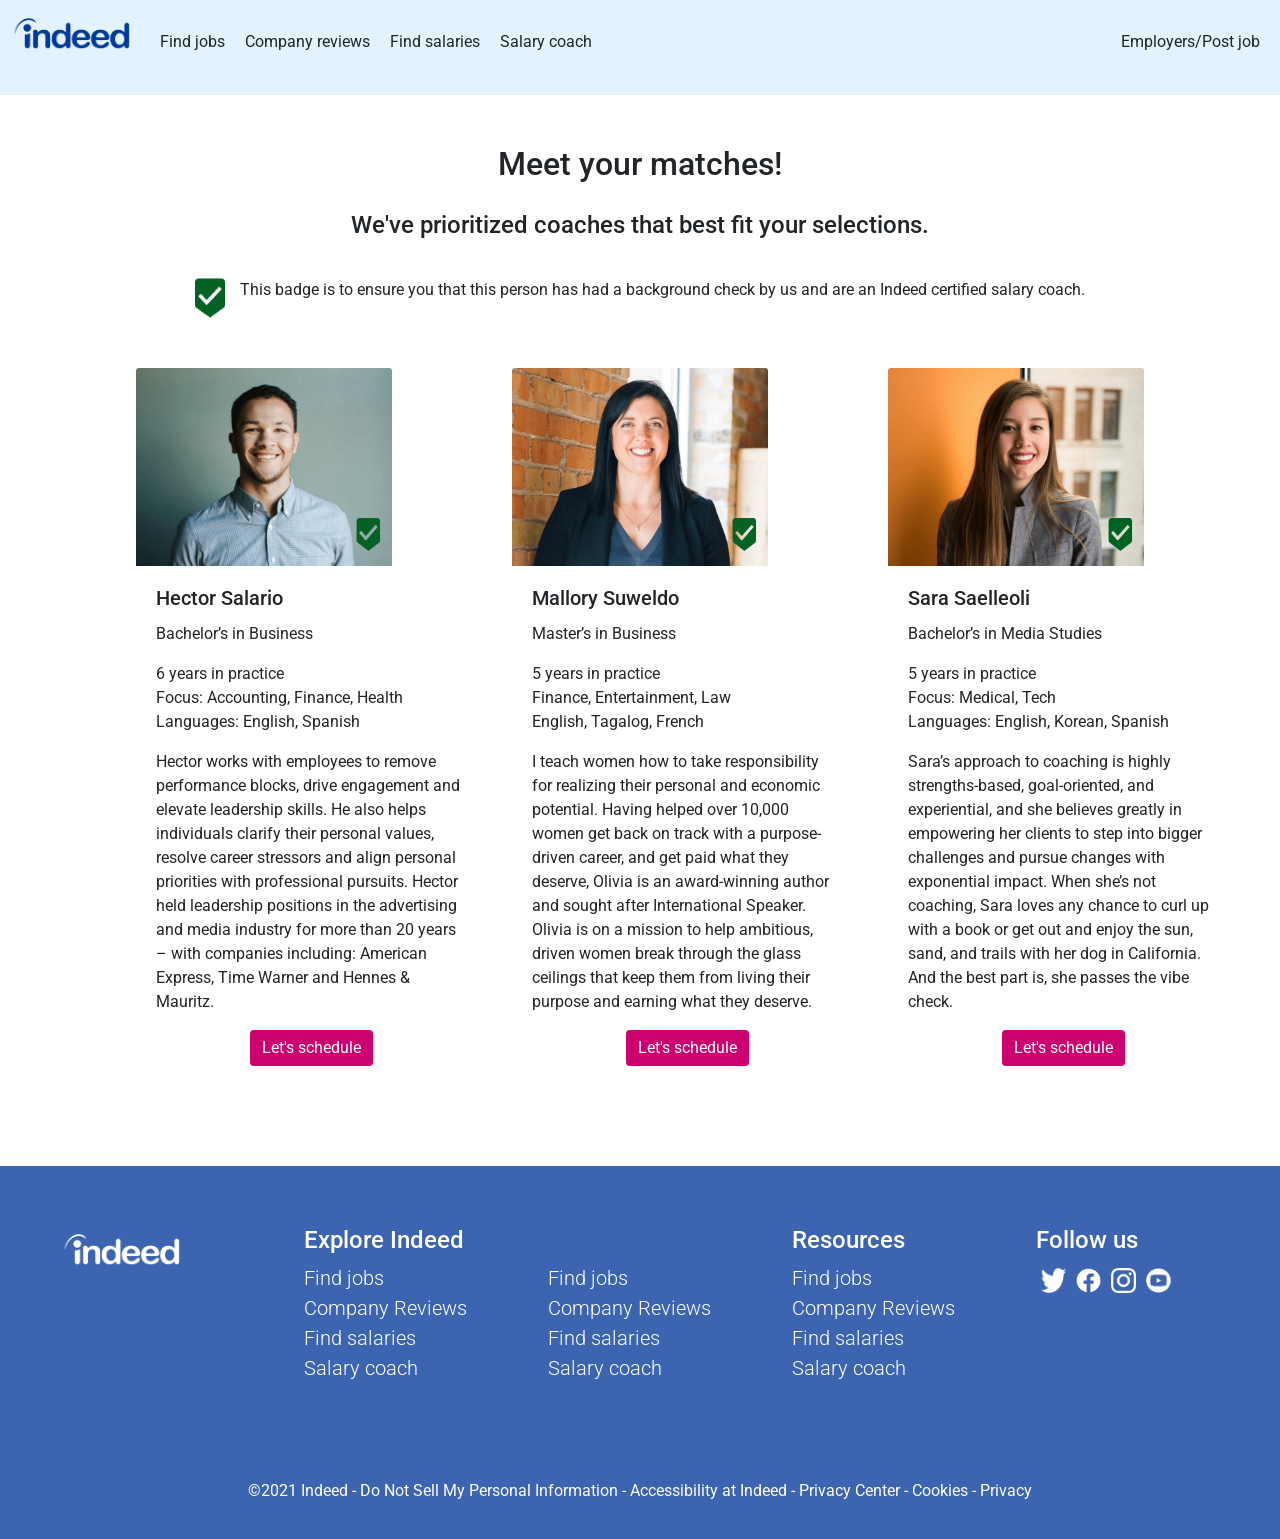
<file: index.html>
<!DOCTYPE html>
<html lang="en"></html>
<head>
    <!-- Global site tag (gtag.js) - Google Analytics -->
<script async src="https://www.googletagmanager.com/gtag/js?id=G-GCWVD6XJMP"></script>
<script>
  window.dataLayer = window.dataLayer || [];
  function gtag(){dataLayer.push(arguments);}
  gtag('js', new Date());

  gtag('config', 'G-GCWVD6XJMP');
</script>
    <!-- Hotjar Tracking Code for https://yixiaoli06.github.io/final-project-salary-coach-feature/ -->
<script>
    (function(h,o,t,j,a,r){
        h.hj=h.hj||function(){(h.hj.q=h.hj.q||[]).push(arguments)};
        h._hjSettings={hjid:2657916,hjsv:6};
        a=o.getElementsByTagName('head')[0];
        r=o.createElement('script');r.async=1;
        r.src=t+h._hjSettings.hjid+j+h._hjSettings.hjsv;
        a.appendChild(r);
    })(window,document,'https://static.hotjar.com/c/hotjar-','.js?sv=');
</script>
    <meta charset="UTF-8">
    <meta http-equiv="X-UA-Compatible" content="IE=edge">
    <meta name="viewport" content="width=device-width, initial-scale=1.0">
    <link rel="stylesheet" href="https://stackpath.bootstrapcdn.com/bootstrap/4.3.1/css/bootstrap.min.css" integrity="sha384-ggOyR0iXCbMQv3Xipma34MD+dH/1fQ784/j6cY/iJTQUOhcWr7x9JvoRxT2MZw1T" crossorigin="anonymous">
    <link rel="stylesheet" href="style.css">
    <link rel="preconnect" href="https://fonts.googleapis.com">
    <link rel="preconnect" href="https://fonts.gstatic.com" crossorigin>
    <link href="https://fonts.googleapis.com/css2?family=Roboto:ital,wght@0,100;1,100&display=swap" rel="stylesheet">
    <link rel="preconnect" href="https://fonts.googleapis.com">
    <link rel="preconnect" href="https://fonts.gstatic.com" crossorigin>
    <link href="https://fonts.googleapis.com/css2?family=Noto+Sans&display=swap" rel="stylesheet">

    <title>final-project-salary-meet-your-matches</title>
</head>
    <nav class="nav" style="background-color: #e3f2fd;">
        <ul class="ul">
            <li class="li" id="logo">
            <img src="images/Indeed_2021_Logo_RGB_Blue.png" style="width:130px; height:50px;" alt="indeed-logo-dark">
            </li>
            <li class="li">Find jobs
            </li>
            <li class="li">Company reviews
            </li>
            <li class="li">Find salaries
            </li>
            <li class="li">Salary coach
            </li>
            <li class="li" id="upper-right">Employers/Post job
            </li>
        </ul>
    </nav>
<body>

<section>
<h2>Meet your matches!</h2>
<h4>We've prioritized coaches that best fit your selections.</h4>
<div class="badge-description">
    <img src="images/badge-check.png" id="badge" style="width:30px; height:40px;" alt="verification-badge">
    <p>This badge is to ensure you that this person has had a background check by us and are an Indeed certified salary coach.</p>
</div>
<section>
<section>
    <div class="coach-selections">
        <div class="coach" style="width: 16rem;">
            <img src="images/coach-hector-badge.png" class="card-img-top" alt="hector">
            <div class="card-body">
                <h5 class="card-title">Hector Salario</h5>
                <p class="card-text">Bachelor’s in Business</p>
                <p class="card-text">6 years in practice<br>Focus: Accounting, Finance, Health<br>Languages: English, Spanish</p>
                <p class="card-text">Hector works with employees to remove performance blocks, drive engagement and elevate leadership skills. He also helps individuals clarify their personal values, resolve career stressors and align personal priorities with professional pursuits. Hector held leadership positions in the advertising and media industry for more than 20 years – with companies including: American Express, Time Warner and Hennes & Mauritz.</p>
                <div class="schedule-button">
                <a href="#" class="btn btn-primary">Let's schedule</a>
                </div>
            </div>
        </div>
        <div class="coach" style="width: 16rem;">
            <img src="images/coach-mallory-badge.png" class="card-img-top" alt="mallory">
            <div class="card-body">
                <h5 class="card-title">Mallory Suweldo</h5>
                <p class="card-text">Master’s in Business</p>
                <p class="card-text">5 years in practice<br>Finance, Entertainment, Law<br>English, Tagalog, French</p>
                <p class="card-text">I teach women how to take responsibility for realizing their personal and economic potential. Having helped over 10,000 women get back on track with a purpose-driven career, and get paid what they deserve, Olivia is an award-winning author and sought after International Speaker. Olivia is on a mission to help ambitious, driven women break through the glass ceilings that keep them from living their purpose and earning what they deserve. </p>
                <div class="schedule-button">
                <a href="https://yixiaoli06.github.io/final-project-salary-coach-selection-page/" class="btn btn-primary">Let's schedule</a>
                </div>
            </div>
        </div>
        <div class="coach" style="width: 16rem;">
            <img src="images/coach-sara-badge.png" class="card-img-top" alt="sara">
            <div class="card-body">
                <h5 class="card-title">Sara Saelleoli</h5>
                <p class="card-text">Bachelor’s in Media Studies</p>
                <p class="card-text">5 years in practice<br>Focus: Medical, Tech<br>Languages: English, Korean, Spanish</p>
                <p class="card-text">Sara’s approach to coaching is highly strengths-based, goal-oriented, and experiential, and she believes greatly in empowering her clients to step into bigger challenges and pursue changes with exponential impact. When she’s not coaching, Sara loves any chance to curl up with a book or get out and enjoy the sun, sand, and trails with her dog in California. And the best part is, she passes the vibe check.</p>
                <div class="schedule-button">
                <a href="#" class="btn btn-primary">Let's schedule</a>
                </div>
            </div>
        </div>
    </div>


    <div class="footer">
        <div class="light-logo">
            <img src="images/Indeed_2021_Logo_RGB_White.png" style="width:130px; height:50px;" alt="indeed-logo-light"> 
        </div>
        <div class="explore-indeed">
          <h4 id="footerheading">Explore Indeed</h4>
          <p class="lead">Find jobs<br>Company Reviews<br>Find salaries<br>Salary coach</p>
        </div>
        <div class="explore-indeed-cont">
            <h4 id="footerheading"><br></h4>
            <p class="lead">Find jobs<br>Company Reviews<br>Find salaries<br>Salary coach</p>
        </div>
        <div class="resources">
            <h4 id="footerheading">Resources</h4>
            <p class="lead">Find jobs<br>Company Reviews<br>Find salaries<br>Salary coach</p>
        </div>
        <div class="follow-us">
            <h4 id="footerheading">Follow us</h4>
            <div class="social-media">
                <div class="social-media-icons">
                  <img src="images/icon-twitter-white.png" style="width:25px; height:25px;" alt="twitter">
                </div>
                <div class="social-media-icons">
                  <img src="images/icon-facebook-white.png" style="width:25px; height:25px;" alt="facebook">
                </div>
                <div class="social-media-icons">
                  <img src="images/icon-instagram-white.png" style="width:25px; height:25px;" alt="instagram">
                </div>
                <div class="social-media-icons">
                  <img src="images/icon-youtube-white.png" style="width:25px; height:25px;" alt="youtube">
                </div>
            </div>
        </div>
      </div>
      <div class="copyright">
        <p id="textcopy">©2021 Indeed - Do Not Sell My Personal Information - Accessibility at Indeed - Privacy Center - Cookies - Privacy</p>
    </div>
</section>



        <script src="https://code.jquery.com/jquery-3.3.1.slim.min.js" integrity="sha384-q8i/X+965DzO0rT7abK41JStQIAqVgRVzpbzo5smXKp4YfRvH+8abtTE1Pi6jizo" crossorigin="anonymous"></script>
        <script src="https://cdnjs.cloudflare.com/ajax/libs/popper.js/1.14.7/umd/popper.min.js" integrity="sha384-UO2eT0CpHqdSJQ6hJty5KVphtPhzWj9WO1clHTMGa3JDZwrnQq4sF86dIHNDz0W1" crossorigin="anonymous"></script>
        <script src="https://stackpath.bootstrapcdn.com/bootstrap/4.3.1/js/bootstrap.min.js" integrity="sha384-JjSmVgyd0p3pXB1rRibZUAYoIIy6OrQ6VrjIEaFf/nJGzIxFDsf4x0xIM+B07jRM" crossorigin="anonymous"></script>
    </body>
    </html>
</file>
<file: style.css>
h1{
font-family: 'Noto Sans', sans-serif;
font: bold;
text-align: center;
padding: 20px;
color: white;
}

h2{
font: bold;
text-align: center;
padding: 50px 0px 20px 0px;
}

h4{
text-align: center;
}

.badge-description{
display:flex;
flex-direction: row;
justify-content: center;
text-align: center;
padding: 30px;
margin-bottom: 20px;
}

#badge{
margin-right: 15px;
}

a{
text-align: center;
}

.nav{
height: 95px;
}

#logo{
padding: 0px;
margin-left: 10px;
}

.nav li{
display: inline-block;
font-size: 16px;
padding: 20px 0px 0px 20px;
text-align: end;
float: left;
}

.nav li:hover{
color: #CC006E;
}

#logo{
padding: 0px;
margin-left: 10px;
}

ul{
width: 100%;
text-align: center;
padding: 10px 0px 0px 0px;
}

#upper-right{
float: right;
padding: 20px 0px 0px 20px;
margin-right: 20px;
}

.coach-selections{
display: flex;
flex-direction: row;
justify-content: center;
text-align: left;
}

.coach{
display: block;
margin-left: 60px;
margin-right: 60px;
width: 100%;
}

.card-body{
width: 350px;
height: 600px;
}

.schedule-button{
display: flex;
align-content: flex-end;
justify-content: center;
}

.btn{
background-color: #CC006E;
border: #CC006E;
align-items:  center;
font-size: 16px;
}

.btn:hover{
background-color:lightpink;
border: #CC006E;
color: #CC006E;
}

.footer{
background-color:#3C64B1;
color: white;
padding: 30px;
display: flex;
}

.light-logo{
padding: 30px;
width: 100%;
}

.explore-indeed{
padding: 30px;
width: 100%;
}

.explore-indeed-cont{
padding: 30px;
width: 100%;
}

.resources{
padding: 30px;
width: 100%;
}

.follow-us{
padding: 30px;
width: 100%;
}

.social-media{
display: flex;
flex-direction: row;
}

.social-media-icons{
padding: 5px;
}

#footerheading{
text-align: left;
}

.copyright{
background-color: #3C64B1;
padding: 20px;
}

#textcopy{
color: white;
text-align: center;
justify-content: center;
}


@media only screen and (max-device-width: 480px){
    .nav li{
    display: flex;
    flex-direction: columns;
    font-size: 16px;
    padding: 0px;
    float: left;
    text-align: center;
    margin-top: 5%;
    }

    ul{
    width: 40%;
    text-align: center;
    padding: 5% 0% 0% 0%;
    }

    #upper-right{
    float: left;
    padding: 0px;
    }
    section{
    padding: 0px;
    margin:auto;
    }

    h1{
    text-align: left;
    padding: 10px;
    }

    h2{
    margin-top: 20%;
    }

    h4{
    margin-top: 10%;
    }

    .coach-selections{
    display: flex;
    flex-direction: row;
    justify-content: center;
    text-align: left;
    }

    .coach{
    display: block;
    margin-left: 60px;
    margin-right: 60px;
    width: 14rem;
    }

    .card-body{
    width: 14rem;
    }
    
    .footer{
    padding: 0px;
    display: flex;
    flex-direction: column;
    }
    .light-logo{
    padding: 0px;
    width: 100%;
    }
    .explore-indeed{
    padding: 0px;
    width: 100%;
    }
    .explore-indeed-cont{
    padding: 0px;
    width: 100%;
    }
    .resources{
    padding: 0px;
    width: 100%;
    }
    .follow-us{
    padding: 0px;
    width: 100%;
    }
    #footerheading{
    text-align: left;
    }
    }
</file>
